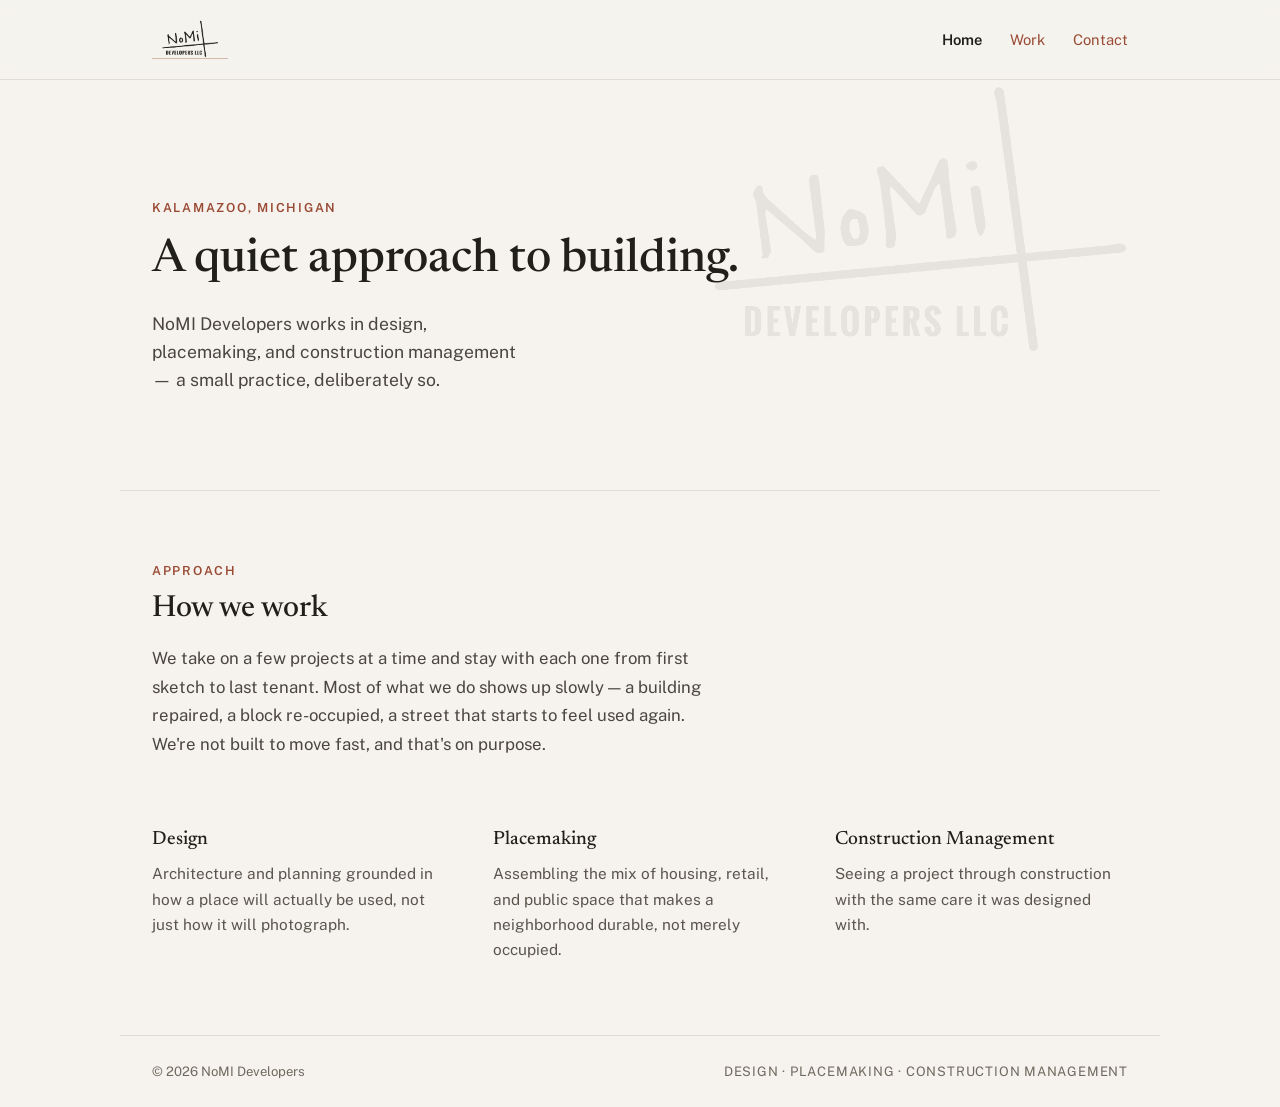
<file: index.html>
<!doctype html>
<html lang="en">
<head>
<meta charset="utf-8">
<meta name="viewport" content="width=device-width, initial-scale=1">
<title>NoMI Developers | Kalamazoo Development &amp; Construction Management</title>
<meta name="description" content="NoMI Developers — design, placemaking, and construction management in Kalamazoo, Michigan.">
<link rel="canonical" href="https://www.nomidevelopers.com/">
<meta property="og:type" content="website">
<meta property="og:site_name" content="NoMI Developers">
<meta property="og:title" content="NoMI Developers">
<meta property="og:description" content="NoMI Developers — design, placemaking, and construction management in Kalamazoo, Michigan.">
<meta property="og:url" content="https://www.nomidevelopers.com/">
<meta property="og:image" content="https://www.nomidevelopers.com/assets/og-image.jpg">
<meta name="twitter:card" content="summary_large_image">
<meta name="twitter:title" content="NoMI Developers">
<meta name="twitter:description" content="NoMI Developers — design, placemaking, and construction management in Kalamazoo, Michigan.">
<meta name="twitter:image" content="https://www.nomidevelopers.com/assets/og-image.jpg">
<link rel="icon" href="assets/favicon.ico" sizes="any">
<link rel="icon" type="image/png" sizes="32x32" href="assets/favicon-32x32.png">
<link rel="icon" type="image/png" sizes="16x16" href="assets/favicon-16x16.png">
<link rel="apple-touch-icon" href="assets/apple-touch-icon.png">
<link rel="preconnect" href="https://fonts.googleapis.com">
<link rel="preconnect" href="https://fonts.gstatic.com" crossorigin>
<link rel="stylesheet" href="https://fonts.googleapis.com/css2?family=Newsreader:ital,wght@0,400;0,500;0,600;1,400;1,500&family=Public+Sans:wght@400;500;600&display=swap">
<link rel="stylesheet" href="css/style.css">
<script type="application/ld+json">
{
  "@context": "https://schema.org",
  "@type": "GeneralContractor",
  "name": "NoMI Developers",
  "url": "https://www.nomidevelopers.com/",
  "logo": "https://www.nomidevelopers.com/assets/nomi-mark.png",
  "image": "https://www.nomidevelopers.com/assets/og-image.jpg",
  "description": "Design, placemaking, and construction management in Kalamazoo, Michigan.",
  "email": "jon@nomidevelopers.com",
  "address": {
    "@type": "PostalAddress",
    "addressLocality": "Kalamazoo",
    "addressRegion": "MI",
    "addressCountry": "US"
  },
  "areaServed": "Kalamazoo, Michigan"
}
</script>
</head>
<body>

<header class="site-header">
  <div class="nav-row">
    <a class="wordmark" href="index.html"><img src="assets/nomi-mark.png" alt="NoMI Developers"></a>
    <nav class="site-nav">
      <a href="index.html" class="current">Home</a>
      <a href="work.html">Work</a>
      <a href="contact.html">Contact</a>
    </nav>
  </div>
</header>

<section class="section hero">
  <img class="hero-watermark" src="assets/nomi-mark.png" alt="">
  <div class="hero-inner">
    <div class="kicker">KALAMAZOO, MICHIGAN</div>
    <h1>A quiet approach to building.</h1>
    <p>NoMI Developers works in design, placemaking, and construction management — a small practice, deliberately so.</p>
  </div>
</section>

<section class="section ruled" id="approach">
  <div style="max-width:640px;">
    <div class="kicker">APPROACH</div>
    <h2 style="font-size:1.9rem; margin-bottom:20px;">How we work</h2>
    <p class="lede" style="max-width:58ch;">We take on a few projects at a time and stay with each one from first sketch to last tenant. Most of what we do shows up slowly — a building repaired, a block re-occupied, a street that starts to feel used again. We're not built to move fast, and that's on purpose.</p>
  </div>
</section>

<section class="section" style="padding-top:0;">
  <div class="cap-grid">
    <div>
      <h3>Design</h3>
      <p>Architecture and planning grounded in how a place will actually be used, not just how it will photograph.</p>
    </div>
    <div>
      <h3>Placemaking</h3>
      <p>Assembling the mix of housing, retail, and public space that makes a neighborhood durable, not merely occupied.</p>
    </div>
    <div>
      <h3>Construction Management</h3>
      <p>Seeing a project through construction with the same care it was designed with.</p>
    </div>
  </div>
</section>

<footer class="site-footer">
  <div class="footer-row">
    <div>&copy; 2026 NoMI Developers</div>
    <div class="tag">DESIGN &middot; PLACEMAKING &middot; CONSTRUCTION MANAGEMENT</div>
  </div>
</footer>

</body>
</html>
</file>
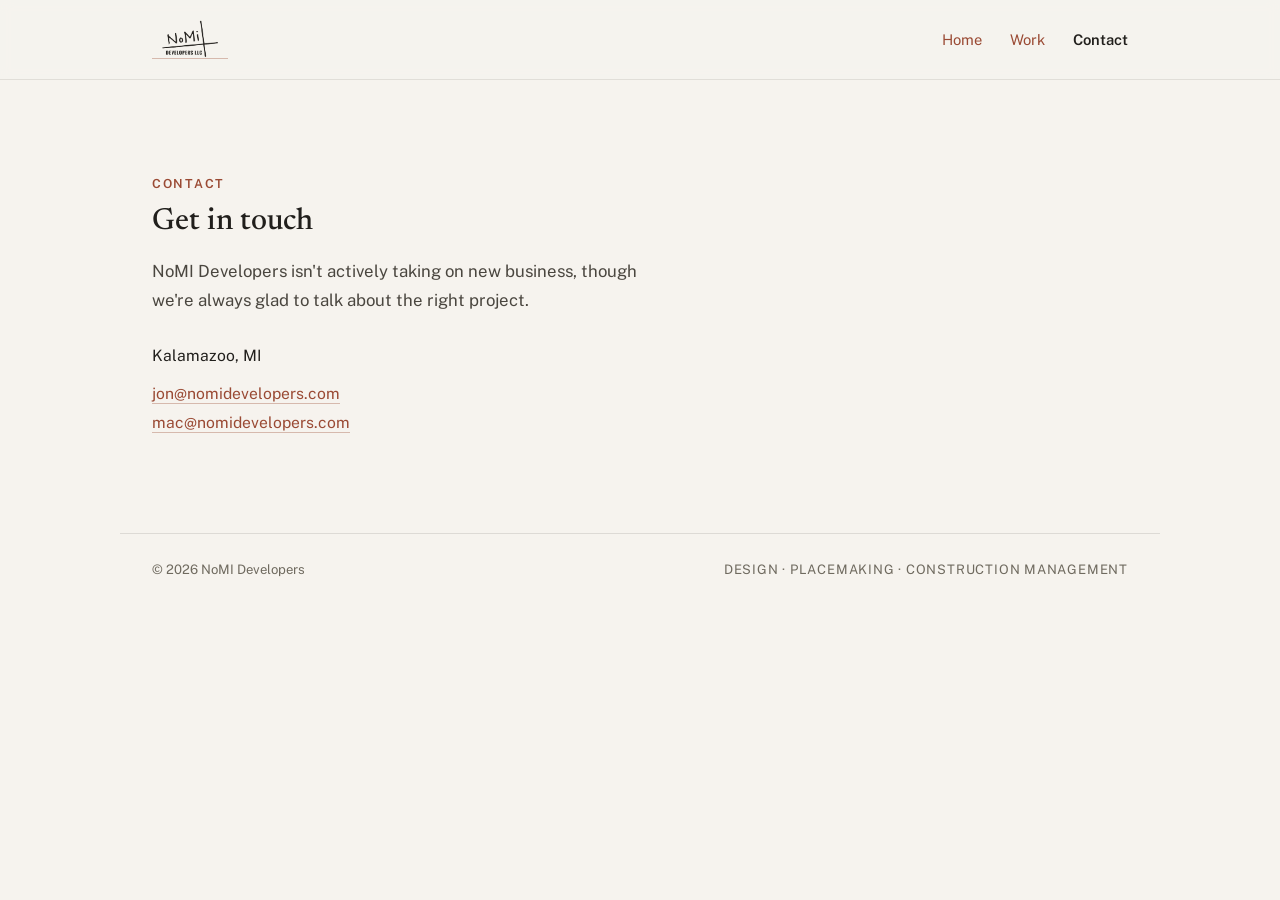
<file: contact.html>
<!doctype html>
<html lang="en">
<head>
<meta charset="utf-8">
<meta name="viewport" content="width=device-width, initial-scale=1">
<title>Contact — NoMI Developers</title>
<meta name="description" content="Contact NoMI Developers, Kalamazoo, Michigan.">
<link rel="canonical" href="https://www.nomidevelopers.com/contact.html">
<meta property="og:type" content="website">
<meta property="og:site_name" content="NoMI Developers">
<meta property="og:title" content="Contact — NoMI Developers">
<meta property="og:description" content="Contact NoMI Developers, Kalamazoo, Michigan.">
<meta property="og:url" content="https://www.nomidevelopers.com/contact.html">
<meta property="og:image" content="https://www.nomidevelopers.com/assets/og-image.jpg">
<meta name="twitter:card" content="summary_large_image">
<meta name="twitter:title" content="Contact — NoMI Developers">
<meta name="twitter:description" content="Contact NoMI Developers, Kalamazoo, Michigan.">
<meta name="twitter:image" content="https://www.nomidevelopers.com/assets/og-image.jpg">
<link rel="icon" href="assets/favicon.ico" sizes="any">
<link rel="icon" type="image/png" sizes="32x32" href="assets/favicon-32x32.png">
<link rel="icon" type="image/png" sizes="16x16" href="assets/favicon-16x16.png">
<link rel="apple-touch-icon" href="assets/apple-touch-icon.png">
<link rel="preconnect" href="https://fonts.googleapis.com">
<link rel="preconnect" href="https://fonts.gstatic.com" crossorigin>
<link rel="stylesheet" href="https://fonts.googleapis.com/css2?family=Newsreader:ital,wght@0,400;0,500;0,600;1,400;1,500&family=Public+Sans:wght@400;500;600&display=swap">
<link rel="stylesheet" href="css/style.css">
</head>
<body>

<header class="site-header">
  <div class="nav-row">
    <a class="wordmark" href="index.html"><img src="assets/nomi-mark.png" alt="NoMI Developers"></a>
    <nav class="site-nav">
      <a href="index.html">Home</a>
      <a href="work.html">Work</a>
      <a href="contact.html" class="current">Contact</a>
    </nav>
  </div>
</header>

<section class="section" style="padding-top:96px; padding-bottom:96px;">
  <div style="max-width:560px;">
    <div class="kicker">CONTACT</div>
    <h1 style="font-size:1.9rem; margin-bottom:20px;">Get in touch</h1>
    <p class="lede" style="max-width:52ch; margin-bottom:28px;">NoMI Developers isn't actively taking on new business, though we're always glad to talk about the right project.</p>
    <div class="contact-block">
      <div class="addr">Kalamazoo, MI</div>
      <div style="margin-top:10px;"><a href="mailto:jon@nomidevelopers.com">jon@nomidevelopers.com</a></div>
      <div><a href="mailto:mac@nomidevelopers.com">mac@nomidevelopers.com</a></div>
    </div>
  </div>
</section>

<footer class="site-footer">
  <div class="footer-row">
    <div>&copy; 2026 NoMI Developers</div>
    <div class="tag">DESIGN &middot; PLACEMAKING &middot; CONSTRUCTION MANAGEMENT</div>
  </div>
</footer>

</body>
</html>
</file>
<file: css/style.css>
:root {
  --bg: #f6f3ee;
  --ink: #211f1c;
  --ink-soft: #4a463f;
  --ink-faint: #6f6a5f;
  --accent: #9a4a34;
  --accent-hover: #7a3a29;
  --rule: rgba(42, 39, 35, 0.1);
  --max: 1040px;
}

* { box-sizing: border-box; }

html { scroll-behavior: smooth; }

html, body { overflow-x: hidden; }

body {
  margin: 0;
  background: var(--bg);
  color: var(--ink);
  font-family: 'Public Sans', ui-sans-serif, system-ui, sans-serif;
  -webkit-font-smoothing: antialiased;
}

a {
  color: var(--accent);
  text-decoration: none;
  border-bottom: 1px solid rgba(154, 74, 52, 0.35);
}
a:hover {
  color: var(--accent-hover);
  border-bottom-color: rgba(122, 58, 41, 0.6);
}

h1, h2, h3 {
  font-family: 'Newsreader', Georgia, serif;
  font-weight: 500;
  color: var(--ink);
  margin: 0;
}

/* Header */
.site-header {
  position: sticky;
  top: 0;
  z-index: 10;
  background: rgba(246, 243, 238, 0.9);
  backdrop-filter: blur(6px);
  border-bottom: 1px solid var(--rule);
}
.nav-row {
  max-width: var(--max);
  margin: 0 auto;
  padding: 20px 32px;
  display: flex;
  align-items: center;
  justify-content: space-between;
  flex-wrap: wrap;
  row-gap: 10px;
}
.wordmark img { height: 38px; width: auto; display: block; }
.site-nav { display: flex; gap: 28px; font-size: 0.92rem; }
.site-nav a { border-bottom: none; }
.site-nav a:hover { color: var(--accent-hover); }
.site-nav a.current { color: var(--ink); font-weight: 600; }

/* Sections */
.section {
  max-width: var(--max);
  margin: 0 auto;
  padding: 72px 32px;
}
.section.ruled { border-top: 1px solid var(--rule); }
.section.hero { padding: 120px 32px 96px; position: relative; overflow: hidden; }

.kicker {
  font-size: 0.78rem;
  letter-spacing: 0.14em;
  color: var(--accent);
  font-weight: 600;
  margin-bottom: 16px;
}

.lede {
  font-size: 1.05rem;
  line-height: 1.7;
  color: var(--ink-soft);
  max-width: 60ch;
  margin: 0;
}

.hero-watermark {
  position: absolute;
  right: -40px;
  top: 0;
  width: 560px;
  max-width: 75%;
  height: auto;
  opacity: 0.07;
  pointer-events: none;
}
.hero-inner { position: relative; max-width: 640px; }
.hero-inner h1 { font-size: 2.9rem; line-height: 1.18; margin: 18px 0 22px; color: #211f1c; }
.hero-inner p { font-size: 1.1rem; line-height: 1.6; color: var(--ink-soft); max-width: 34ch; margin: 0; }

/* Capabilities grid */
.cap-grid {
  display: grid;
  grid-template-columns: repeat(3, minmax(0, 1fr));
  gap: 48px;
}
.cap-grid h3 { font-size: 1.2rem; margin: 0 0 12px; }
.cap-grid p { font-size: 0.96rem; line-height: 1.65; color: #5a564d; margin: 0; }

/* Building sections */
.building-section {
  margin-top: 64px;
  padding-top: 40px;
  border-top: 1px solid var(--rule);
}
.building-section:first-of-type { margin-top: 56px; }
.building-title {
  font-size: 1.5rem;
  margin-bottom: 6px;
}
.building-meta {
  font-size: 0.88rem;
  color: var(--ink-faint);
  margin: 0 0 18px;
}

/* Photo grid */
.filmstrip-caption {
  font-size: 0.9rem;
  font-style: italic;
  color: var(--ink-faint);
  margin: 0 0 16px;
  max-width: 60ch;
}
.photo-grid {
  display: grid;
  grid-template-columns: repeat(auto-fill, 112px);
  justify-content: start;
  gap: 8px;
}
.photo-grid button {
  display: block;
  width: 112px;
  height: 112px;
  padding: 0;
  border: 0;
  background: none;
  cursor: pointer;
  border-radius: 2px;
  overflow: hidden;
}
.photo-grid img {
  width: 100%;
  height: 100%;
  object-fit: cover;
  display: block;
  transition: transform 0.35s ease;
}
.photo-grid button:hover img,
.photo-grid button:focus-visible img {
  transform: scale(1.045);
}
.photo-grid button:focus-visible {
  outline: 2px solid var(--accent);
  outline-offset: 2px;
}
.photo-grid-placeholder-tile {
  width: 112px;
  height: 112px;
  border-radius: 2px;
  border: 1px dashed var(--rule);
  background: repeating-linear-gradient(
    45deg,
    rgba(42, 39, 35, 0.05),
    rgba(42, 39, 35, 0.05) 8px,
    rgba(42, 39, 35, 0.015) 8px,
    rgba(42, 39, 35, 0.015) 16px
  );
}

/* Lightbox */
.lightbox {
  position: fixed;
  inset: 0;
  z-index: 100;
  display: none;
  flex-direction: column;
  align-items: center;
  justify-content: center;
  background: rgba(23, 21, 18, 0.94);
  padding: 24px;
}
.lightbox.is-open { display: flex; }
.lightbox-stage {
  position: relative;
  width: 100%;
  max-width: 1100px;
  flex: 1;
  display: flex;
  align-items: center;
  justify-content: center;
  min-height: 0;
}
.lightbox-stage img {
  max-width: 100%;
  max-height: 100%;
  object-fit: contain;
  display: block;
  box-shadow: 0 20px 60px rgba(0,0,0,0.4);
}
.lightbox-close,
.lightbox-prev,
.lightbox-next {
  position: absolute;
  background: rgba(246,243,238,0.12);
  color: #f6f3ee;
  border: 1px solid rgba(246,243,238,0.28);
  border-radius: 999px;
  cursor: pointer;
  display: flex;
  align-items: center;
  justify-content: center;
  transition: background 0.2s ease;
}
.lightbox-close:hover,
.lightbox-prev:hover,
.lightbox-next:hover { background: rgba(246,243,238,0.24); }
.lightbox-close {
  top: -8px;
  right: 0;
  width: 40px;
  height: 40px;
  font-size: 1.3rem;
}
.lightbox-prev,
.lightbox-next {
  top: 50%;
  transform: translateY(-50%);
  width: 48px;
  height: 48px;
  font-size: 1.5rem;
}
.lightbox-prev { left: -8px; }
.lightbox-next { right: -8px; }
.lightbox-meta {
  color: rgba(246,243,238,0.7);
  font-size: 0.85rem;
  margin: 14px 0 4px;
  text-align: center;
}
.lightbox-thumbs {
  display: flex;
  gap: 8px;
  overflow-x: auto;
  max-width: 100%;
  padding: 4px 4px 8px;
  -webkit-overflow-scrolling: touch;
}
.lightbox-thumbs img {
  height: 56px;
  width: 74px;
  object-fit: cover;
  display: block;
  border-radius: 2px;
  cursor: pointer;
  opacity: 0.5;
  transition: opacity 0.2s ease;
  flex: 0 0 auto;
}
.lightbox-thumbs img:hover { opacity: 0.8; }
.lightbox-thumbs img.is-active { opacity: 1; outline: 2px solid var(--accent); outline-offset: -2px; }

/* Contact */
.contact-block { font-size: 0.98rem; line-height: 1.8; color: var(--ink); }
.contact-block .addr { margin-top: 0; }

/* Footer */
.site-footer {
  max-width: var(--max);
  margin: 0 auto;
  padding: 28px 32px;
  border-top: 1px solid rgba(42, 39, 35, 0.12);
}
.footer-row {
  display: flex;
  align-items: center;
  justify-content: space-between;
  font-size: 0.82rem;
  color: var(--ink-faint);
  flex-wrap: wrap;
  gap: 8px;
}
.footer-row .tag { letter-spacing: 0.06em; }

@media (max-width: 640px) {
  .site-nav { gap: 16px; }
  .hero-inner h1 { font-size: 2.1rem !important; }
  .hero-inner p { font-size: 1rem !important; }
  .cap-grid { grid-template-columns: 1fr !important; }
  .section { padding: 56px 24px !important; }
  .section.hero { padding: 96px 24px 64px !important; }
  .photo-grid { grid-template-columns: repeat(auto-fill, 92px) !important; }
  .photo-grid button { width: 92px !important; height: 92px !important; }
  .photo-grid-placeholder-tile { width: 92px !important; height: 92px !important; }
  .building-section { margin-top: 48px !important; padding-top: 32px !important; }
  .footer-row { flex-direction: column; align-items: flex-start !important; }
  .lightbox { padding: 16px !important; }
  .lightbox-prev, .lightbox-next { width: 38px !important; height: 38px !important; font-size: 1.15rem !important; }
  .lightbox-prev { left: 0 !important; }
  .lightbox-next { right: 0 !important; }
  .lightbox-close { top: 0 !important; right: 0 !important; width: 34px !important; height: 34px !important; }
  .lightbox-thumbs img { height: 42px !important; width: 56px !important; }
}
</file>
